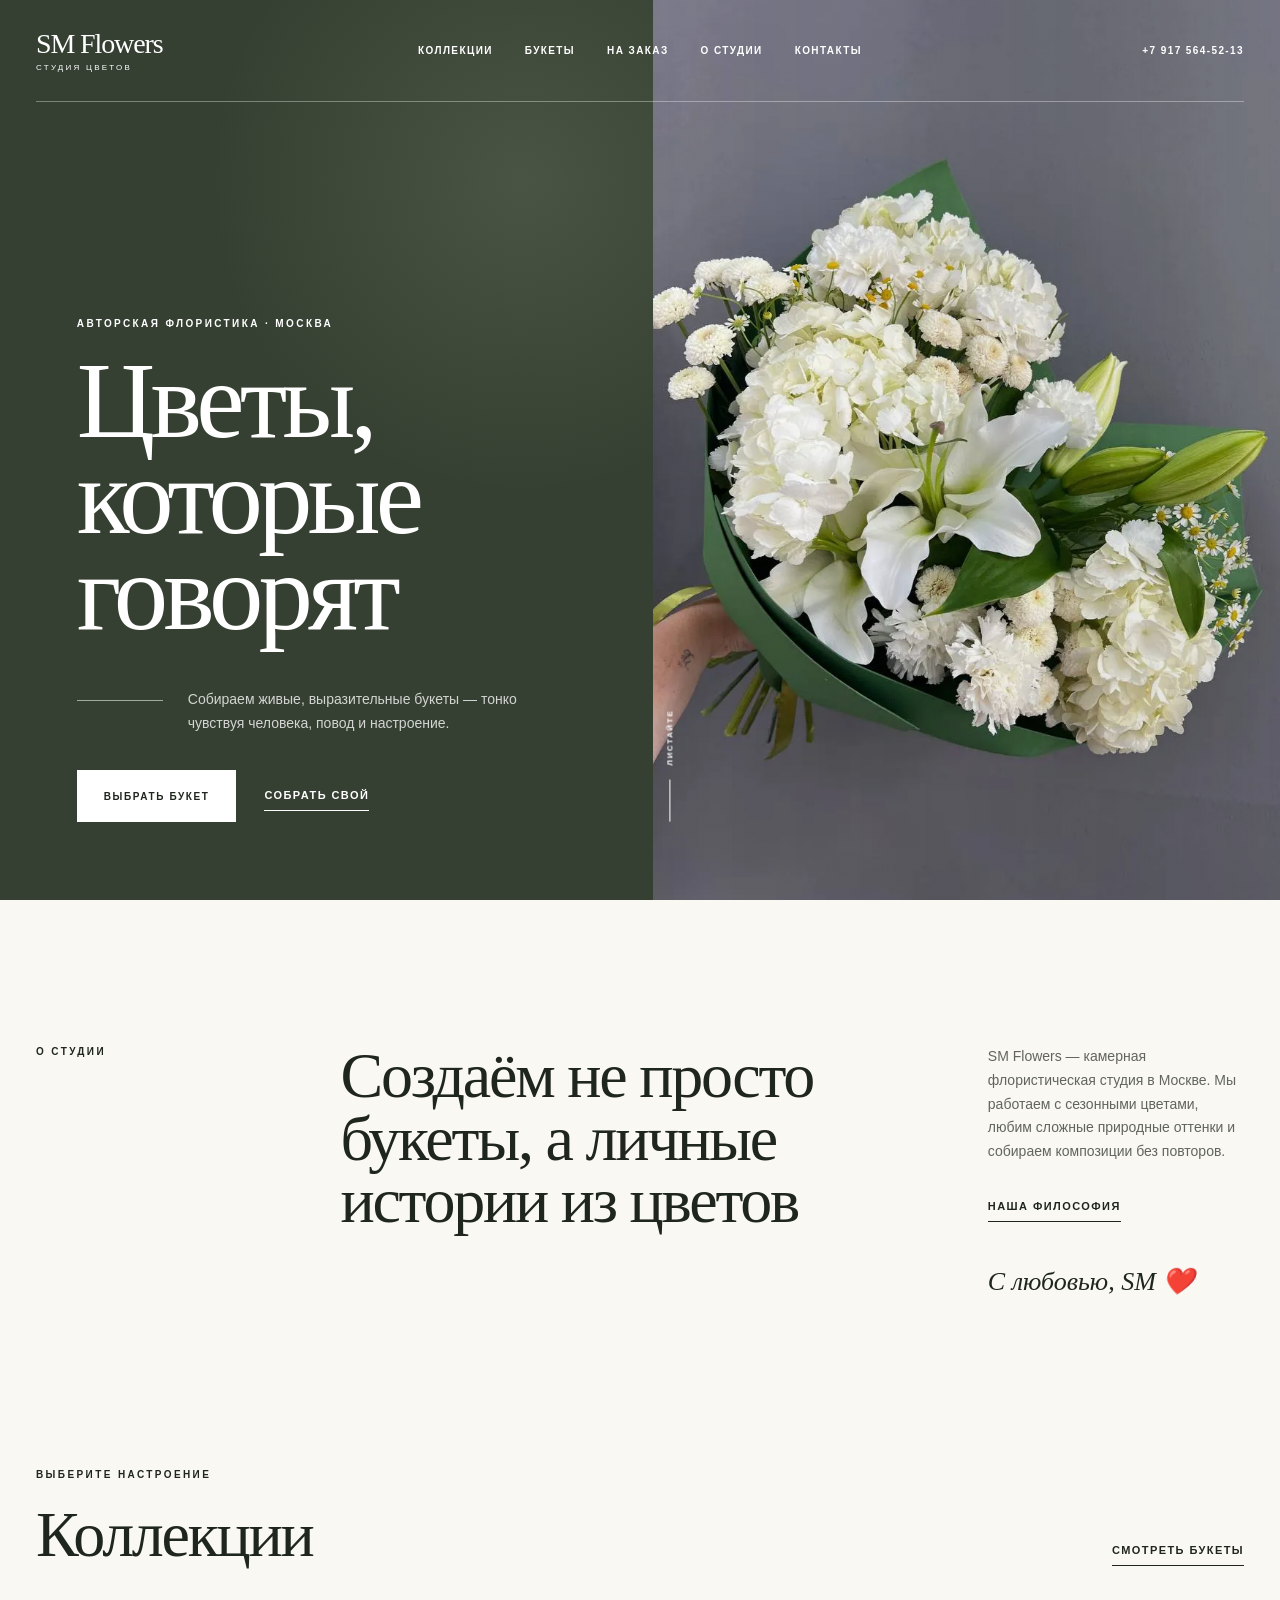
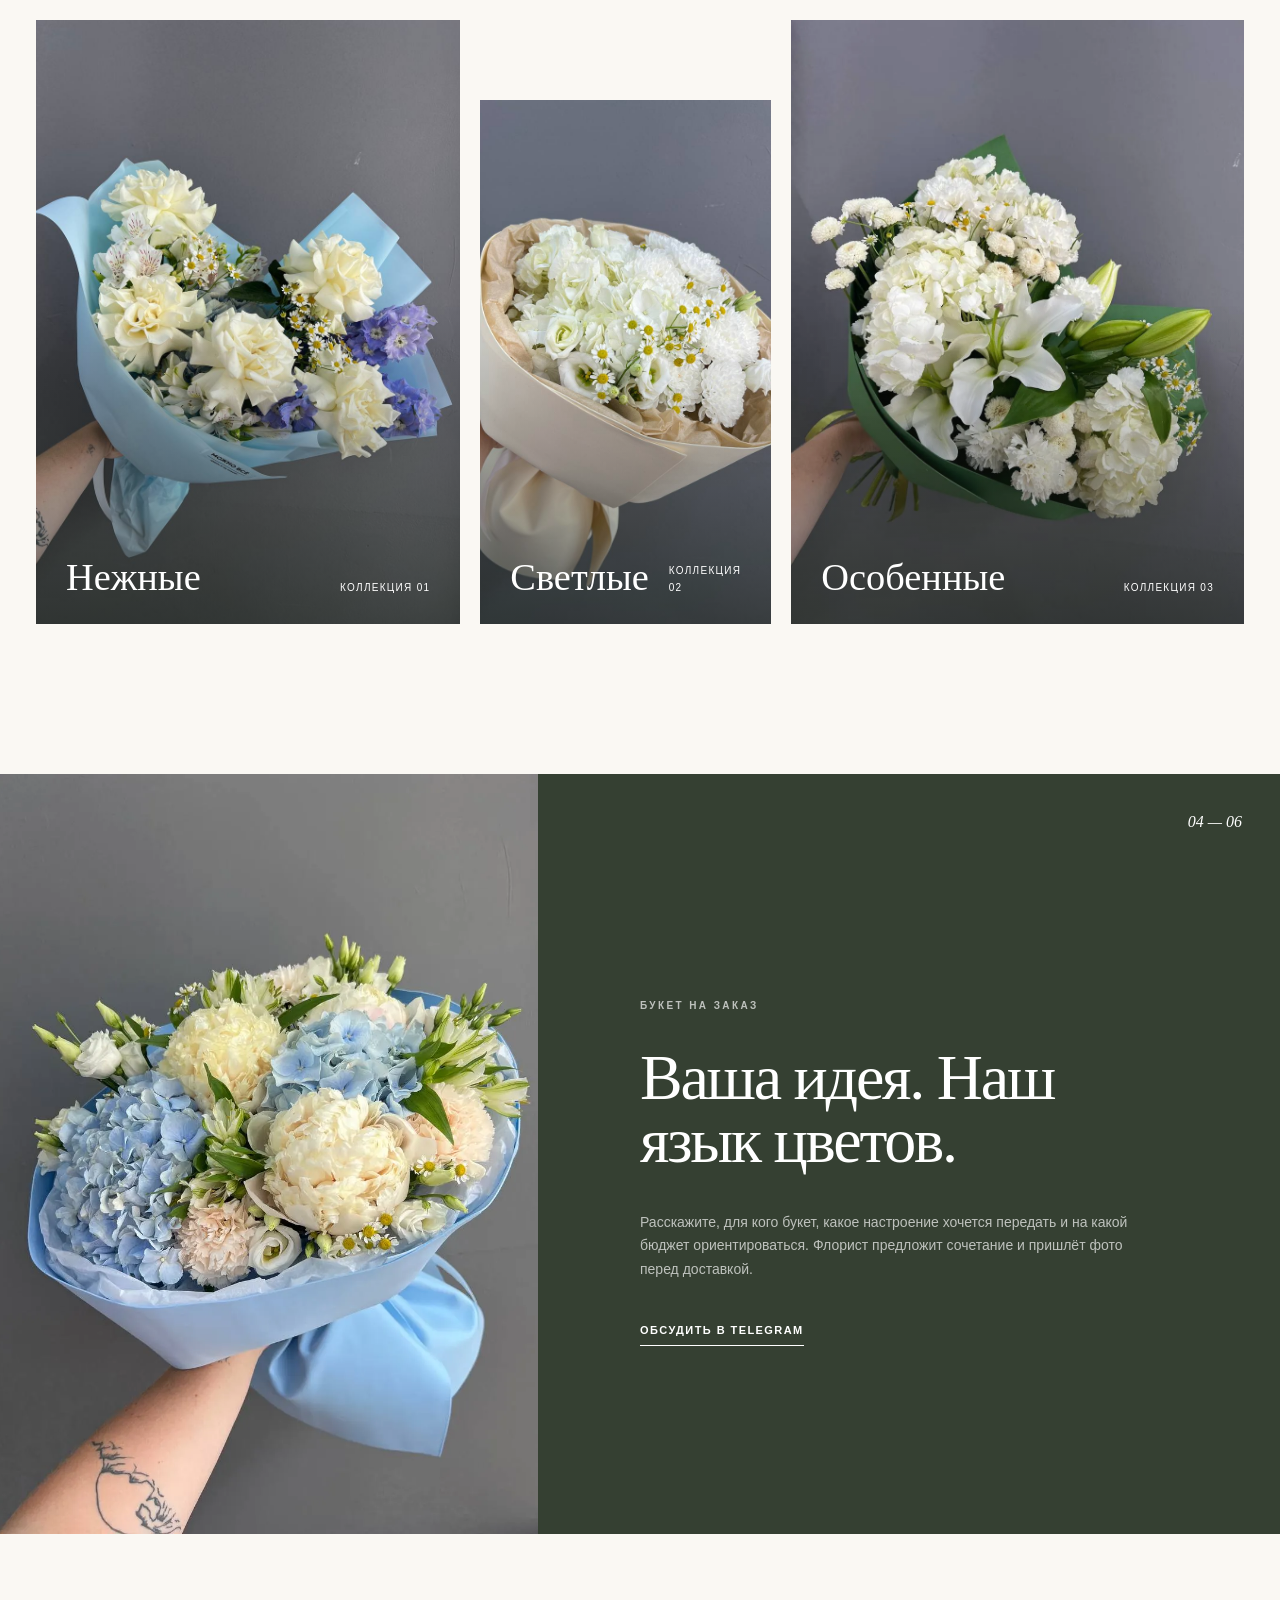
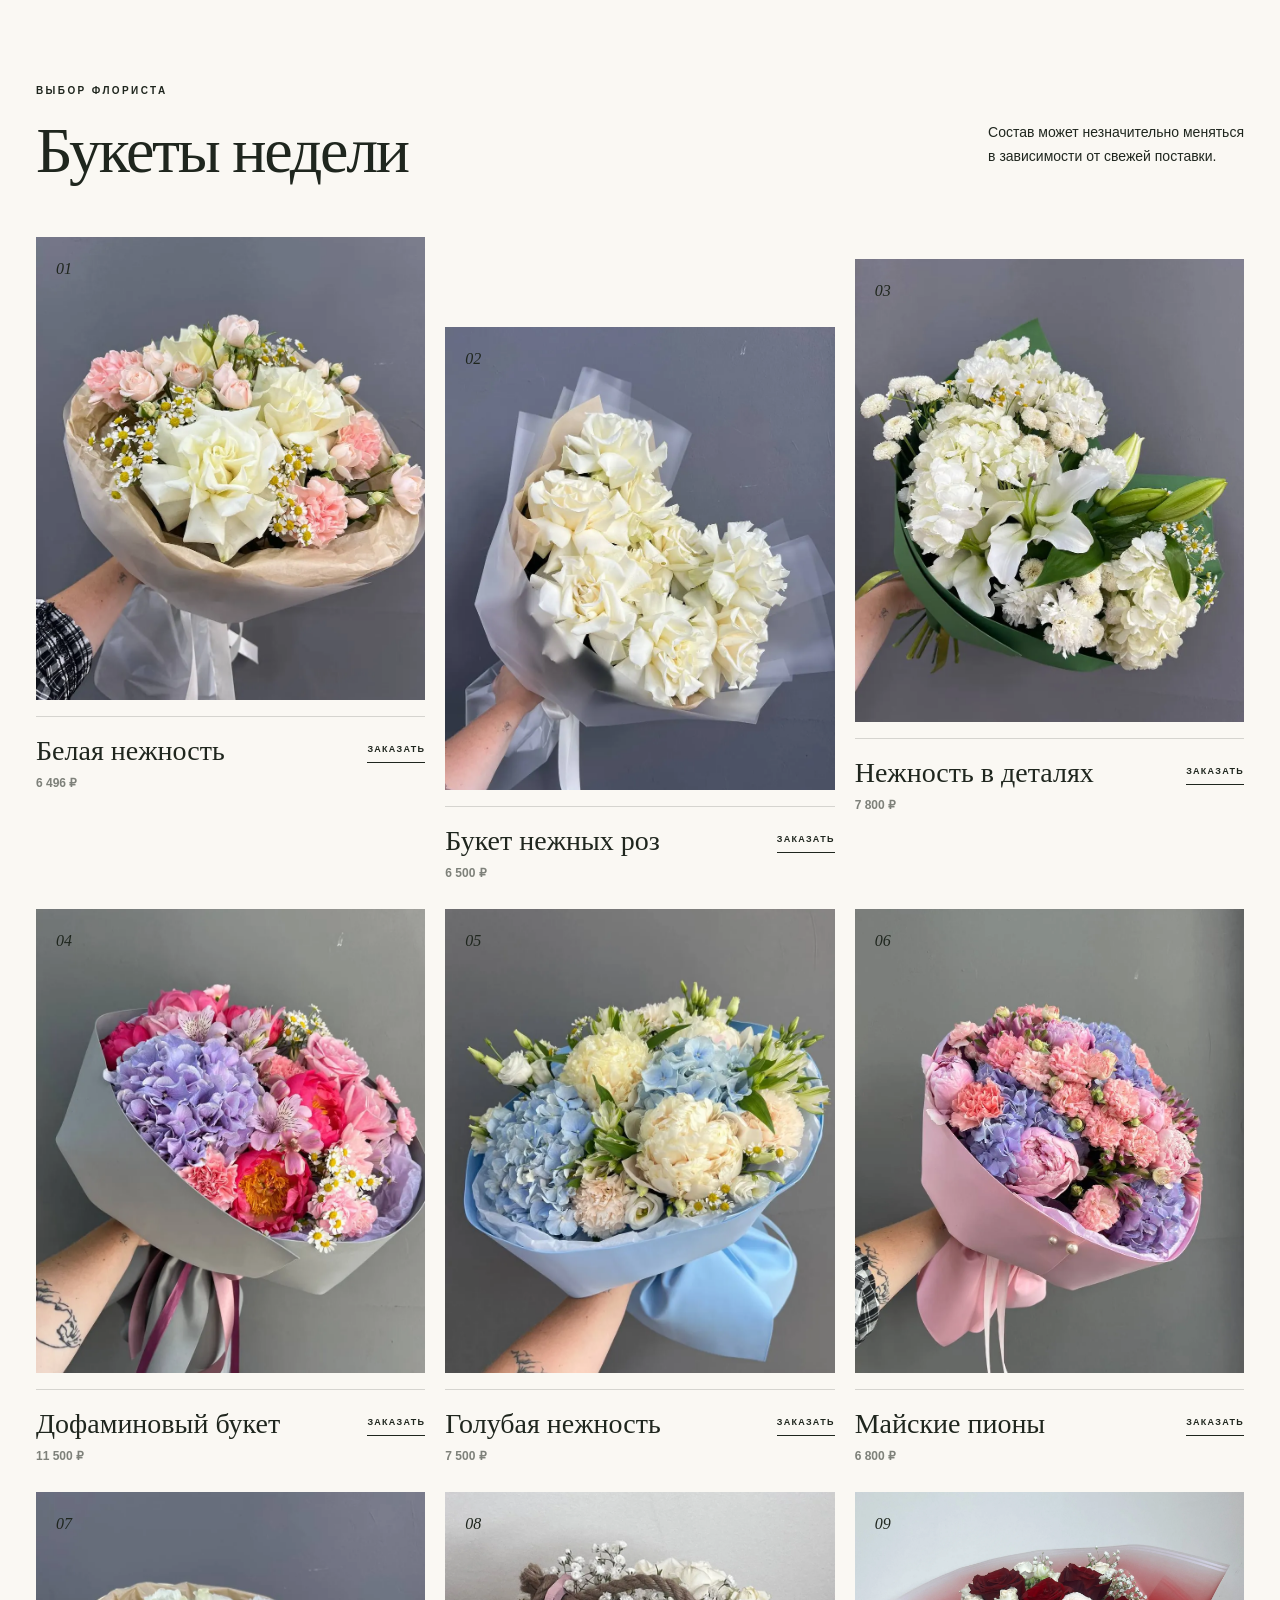
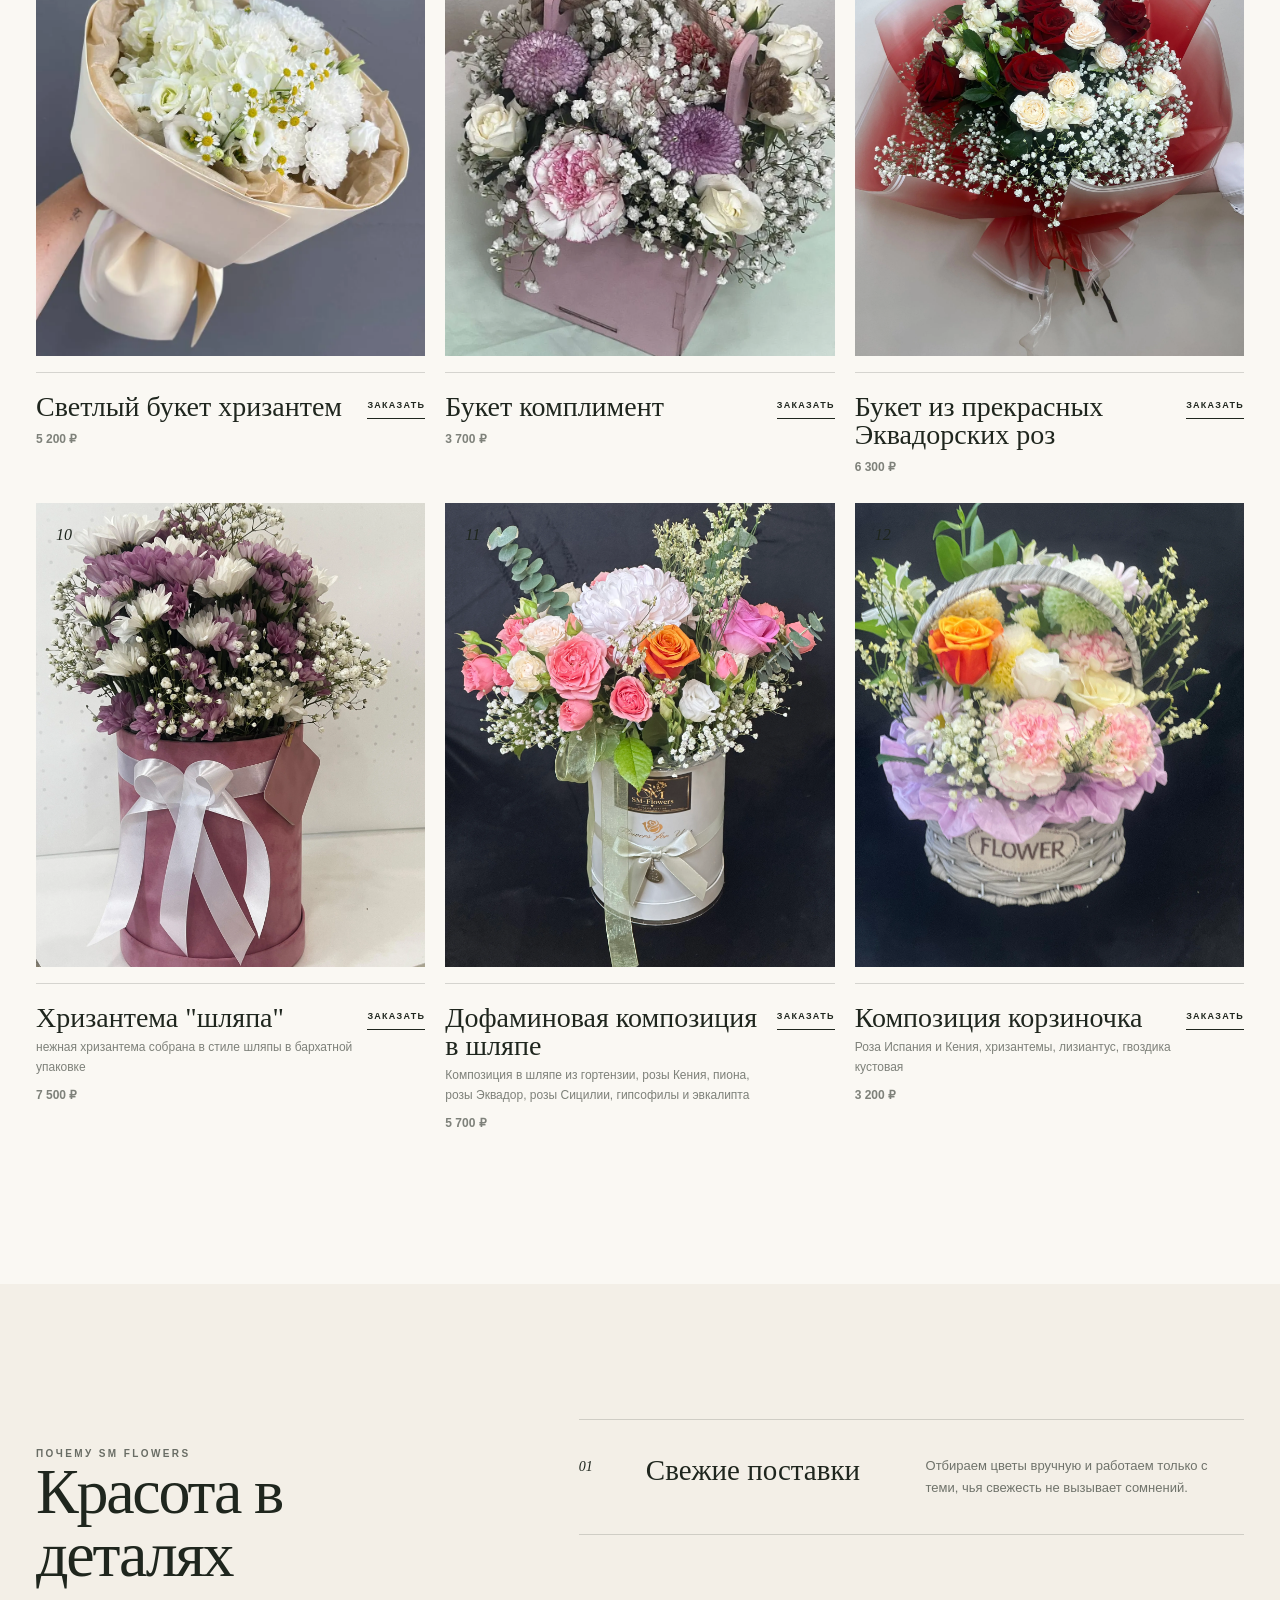
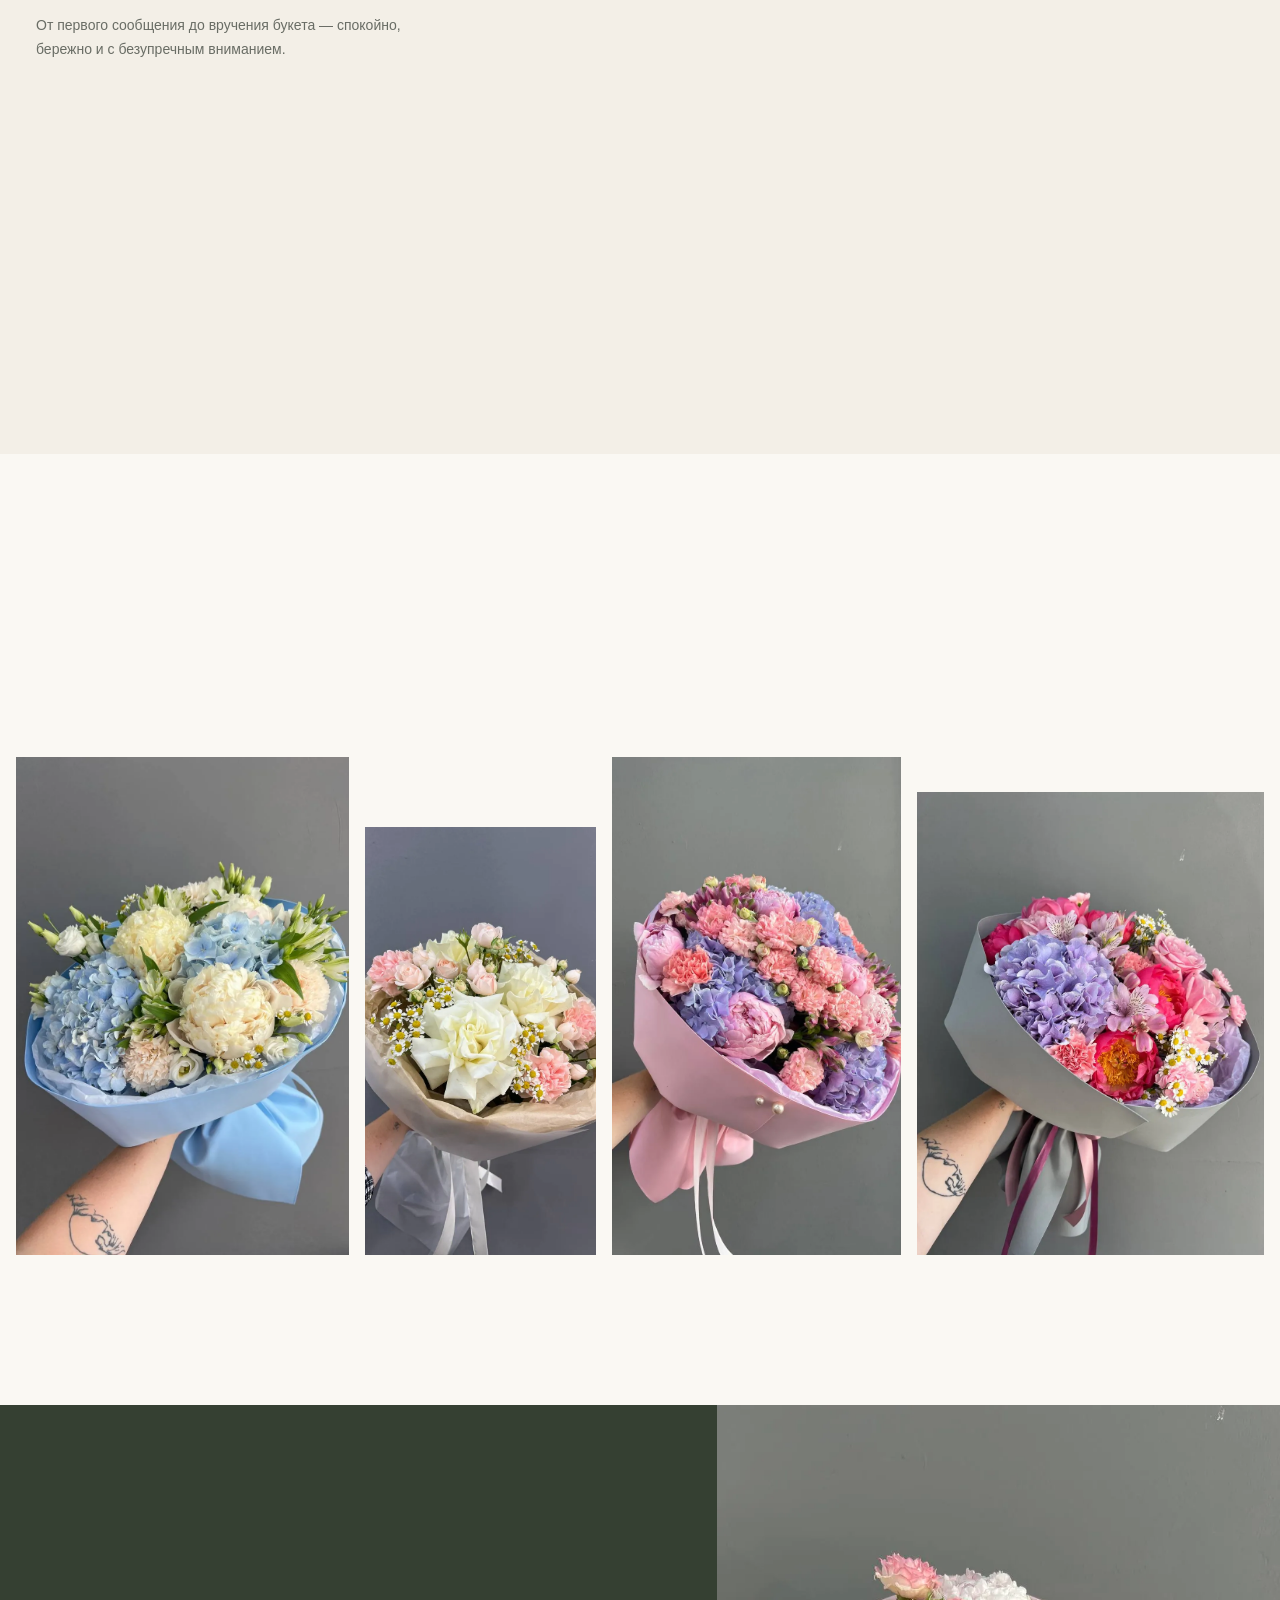
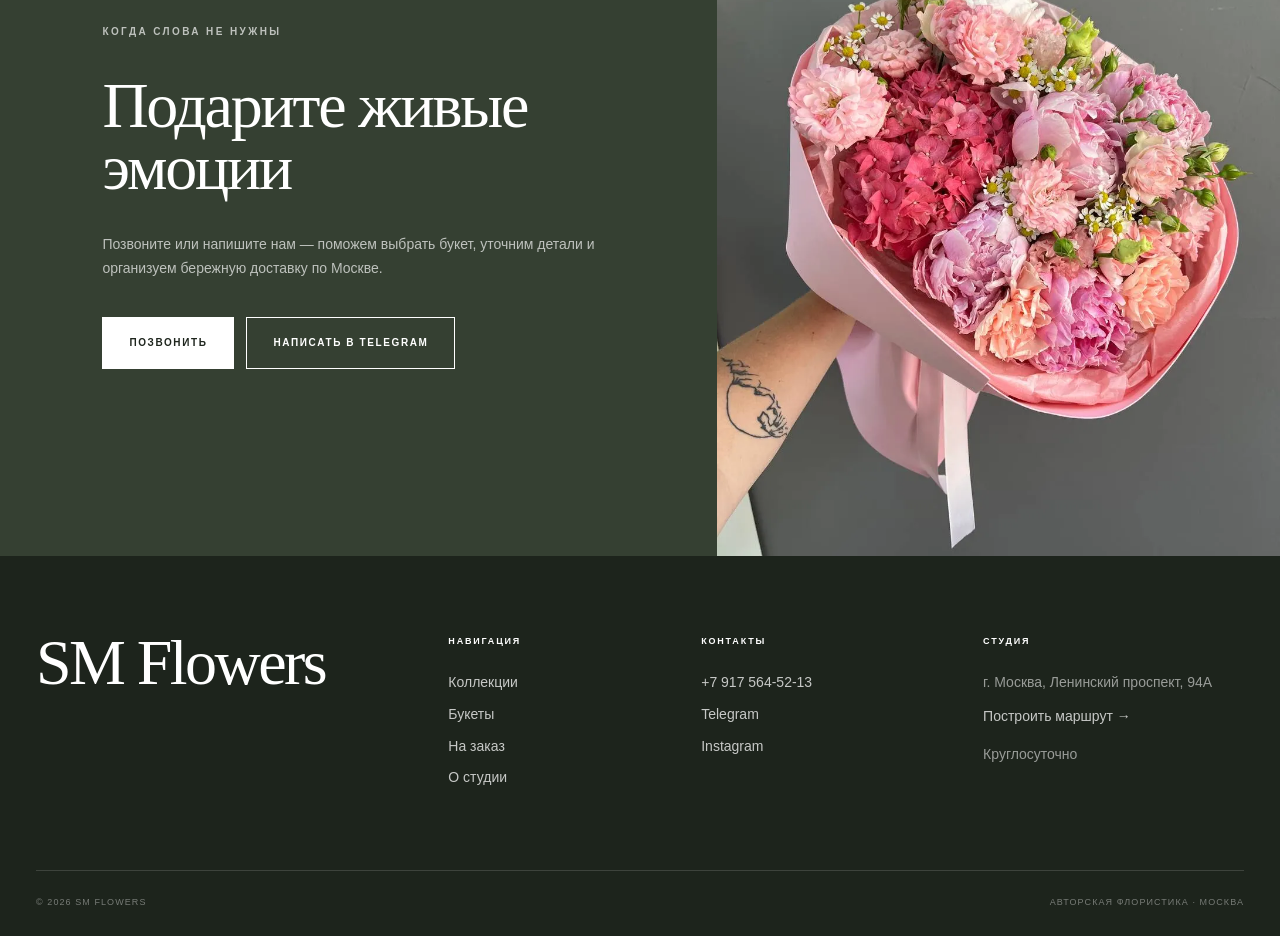
<file: index.html>
<html lang="ru">
<head>
    <meta charset="utf-8">
    <meta name="viewport" content="width=device-width, initial-scale=1">
    <meta name="theme-color" content="#f3efe7">
    <title>SM Flowers — авторская флористика в Москве</title>
    <link rel="icon"
          href="data:image/svg+xml,%3Csvg xmlns=%27http://www.w3.org/2000/svg%27 viewBox=%270 0 64 64%27%3E%3Crect width=%2764%27 height=%2764%27 rx=%2712%27 fill=%27%23354032%27/%3E%3Ctext x=%2732%27 y=%2743%27 text-anchor=%27middle%27 font-size=%2734%27 fill=%27white%27%3ES%3C/text%3E%3C/svg%3E">
    <meta name="description"
          content="SM Flowers — студия авторской флористики в Москве. Букеты из свежих цветов, композиции на заказ и бережная доставка.">
    <style>
        :root {
            --ink: #1f261e;
            --olive: #55614c;
            --olive-dark: #354032;
            --sage: #a9af96;
            --paper: #f3efe7;
            --paper-light: #faf8f3;
            --blush: #d9c6bd;
            --line: rgba(31, 38, 30, .17);
            --serif: "Cormorant Garamond", Georgia, serif;
            --sans: "Manrope", "Helvetica Neue", sans-serif;
        }

        * {
            box-sizing: border-box
        }

        html {
            scroll-behavior: smooth
        }

        body {
            margin: 0;
            color: var(--ink);
            background: var(--paper-light);
            font: 400 14px/1.7 var(--sans);
            -webkit-font-smoothing: antialiased
        }

        body.menu-open, body.modal-open {
            overflow: hidden
        }

        img {
            display: block;
            max-width: 100%
        }

        a {
            color: inherit
        }

        button, a {
            -webkit-tap-highlight-color: transparent
        }

        button {
            font: inherit
        }

        :focus-visible {
            outline: 2px solid var(--olive);
            outline-offset: 4px
        }

        .eyebrow {
            margin: 0 0 22px;
            font-size: 10px;
            font-weight: 600;
            letter-spacing: .24em;
            line-height: 1.4;
            text-transform: uppercase
        }

        .display {
            margin: 0;
            font-family: var(--serif);
            font-size: clamp(48px, 6.5vw, 96px);
            font-weight: 400;
            letter-spacing: -.045em;
            line-height: .88
        }

        .section-title {
            margin: 0;
            font-family: var(--serif);
            font-size: clamp(42px, 5vw, 72px);
            font-weight: 400;
            letter-spacing: -.035em;
            line-height: .98
        }

        .section-title em, .display em {
            font-weight: 400
        }

        .text-link {
            display: inline-flex;
            align-items: center;
            gap: 13px;
            padding: 7px 0;
            border-bottom: 1px solid currentColor;
            font-size: 11px;
            font-weight: 600;
            letter-spacing: .13em;
            line-height: 1.4;
            text-decoration: none;
            text-transform: uppercase;
            transition: gap .25s ease, opacity .25s ease
        }

        .text-link:hover {
            gap: 19px;
            opacity: .7
        }

        .arrow {
            font-size: 16px;
            line-height: 0
        }

        .button {
            display: inline-flex;
            align-items: center;
            justify-content: center;
            min-height: 52px;
            padding: 0 26px;
            border: 1px solid var(--ink);
            border-radius: 0;
            background: var(--ink);
            color: #fff;
            font-size: 10px;
            font-weight: 600;
            letter-spacing: .16em;
            line-height: 1.3;
            text-decoration: none;
            text-transform: uppercase;
            cursor: pointer;
            transition: background .25s ease, color .25s ease, border-color .25s ease
        }

        .button:hover {
            background: transparent;
            color: var(--ink)
        }

        .button--light {
            border-color: #fff;
            background: #fff;
            color: var(--ink)
        }

        .button--light:hover {
            background: transparent;
            color: #fff
        }

        .button--outline {
            background: transparent;
            color: var(--ink)
        }

        .button--outline:hover {
            background: var(--ink);
            color: #fff
        }

        .site-header {
            position: absolute;
            top: 0;
            right: 0;
            left: 0;
            z-index: 20;
            color: #fff
        }

        .header-inner {
            display: grid;
            grid-template-columns:1fr auto 1fr;
            align-items: center;
            width: min(100% - 72px, 1440px);
            min-height: 102px;
            margin: 0 auto;
            border-bottom: 1px solid rgba(255, 255, 255, .35)
        }

        .brand {
            display: inline-flex;
            flex-direction: column;
            width: max-content;
            color: #fff;
            line-height: 1;
            text-decoration: none
        }

        .brand strong {
            font-family: var(--serif);
            font-size: 28px;
            font-weight: 500;
            letter-spacing: -.04em
        }

        .brand span {
            margin-top: 6px;
            font-size: 8px;
            font-weight: 500;
            letter-spacing: .28em;
            text-transform: uppercase
        }

        .nav-links {
            display: flex;
            align-items: center;
            gap: 32px
        }

        .nav-links a, .header-phone {
            font-size: 10px;
            font-weight: 600;
            letter-spacing: .14em;
            text-decoration: none;
            text-transform: uppercase;
            transition: opacity .2s ease
        }

        .nav-links a:hover, .header-phone:hover {
            opacity: .62
        }

        .header-phone {
            justify-self: end
        }

        .menu-toggle {
            display: none;
            justify-self: end;
            width: 38px;
            height: 38px;
            padding: 10px 4px;
            border: 0;
            background: transparent;
            color: inherit;
            cursor: pointer
        }

        .menu-toggle span {
            display: block;
            width: 29px;
            height: 1px;
            margin: 6px 0;
            background: currentColor;
            transition: transform .25s ease, opacity .25s ease
        }

        .hero {
            position: relative;
            display: grid;
            grid-template-columns:minmax(0, 1.02fr) minmax(410px, .98fr);
            min-height: min(900px, 100svh);
            overflow: hidden;
            color: #fff;
            background: var(--olive-dark)
        }

        .hero::before {
            position: absolute;
            inset: 0;
            z-index: 3;
            background: linear-gradient(90deg, rgba(24, 31, 23, .14), transparent 48%, rgba(24, 31, 23, .12));
            content: "";
            pointer-events: none
        }

        .hero-copy {
            position: relative;
            z-index: 4;
            display: flex;
            flex-direction: column;
            justify-content: flex-end;
            padding: 190px clamp(36px, 6vw, 106px) 78px;
            background: radial-gradient(circle at 80% 20%, rgba(169, 175, 150, .18), transparent 35%), var(--olive-dark)
        }

        .hero-copy .display {
            max-width: 700px;
            font-size: clamp(72px, 8.5vw, 132px)
        }

        .hero-copy .display em {
            display: block;
            margin-left: .72em
        }

        .hero-description {
            display: grid;
            grid-template-columns:86px 1fr;
            gap: 25px;
            align-items: start;
            max-width: 540px;
            margin-top: 48px
        }

        .hero-description::before {
            width: 100%;
            height: 1px;
            margin-top: 12px;
            background: rgba(255, 255, 255, .55);
            content: ""
        }

        .hero-description p {
            max-width: 380px;
            margin: 0;
            color: rgba(255, 255, 255, .78)
        }

        .hero-actions {
            display: flex;
            gap: 28px;
            align-items: center;
            margin-top: 34px
        }

        .hero-actions .text-link {
            color: #fff
        }

        .hero-visual {
            position: relative;
            min-height: 630px;
            overflow: hidden;
            background: #e8ddd1
        }

        .hero-visual img {
            width: 100%;
            height: 100%;
            object-fit: cover;
            transform: scale(1.04);
            animation: settle 1.4s cubic-bezier(.2, .7, .2, 1) both
        }

        .scroll-mark {
            position: absolute;
            bottom: 78px;
            left: 24px;
            z-index: 5;
            display: flex;
            align-items: center;
            gap: 14px;
            font-size: 8px;
            font-weight: 600;
            letter-spacing: .2em;
            text-transform: uppercase;
            transform: rotate(-90deg);
            transform-origin: left bottom
        }

        .scroll-mark::before {
            width: 42px;
            height: 1px;
            background: currentColor;
            content: ""
        }

        @keyframes settle {
            from {
                opacity: 0;
                transform: scale(1.12)
            }
            to {
                opacity: 1;
                transform: scale(1.04)
            }
        }

        .intro {
            display: grid;
            grid-template-columns:minmax(160px, .52fr) minmax(0, 1.35fr) minmax(220px, .62fr);
            gap: 7vw;
            width: min(100% - 72px, 1280px);
            margin: 0 auto;
            padding: 145px 0 155px
        }

        .intro .section-title {
            max-width: 730px
        }

        .intro-text {
            align-self: end;
            padding-bottom: 8px
        }

        .intro-text p {
            margin: 0 0 28px;
            color: rgba(31, 38, 30, .7)
        }

        .signature {
            margin-top: 38px;
            font-family: var(--serif);
            font-size: 26px;
            font-style: italic
        }

        .collections {
            padding: 0 0 150px
        }

        .section-heading {
            display: flex;
            align-items: end;
            justify-content: space-between;
            gap: 30px;
            width: min(100% - 72px, 1440px);
            margin: 0 auto 54px
        }

        .collection-grid {
            display: grid;
            grid-template-columns:1.05fr .72fr 1.12fr;
            gap: 20px;
            width: min(100% - 72px, 1440px);
            margin: 0 auto
        }

        .collection-card {
            position: relative;
            min-height: 560px;
            overflow: hidden;
            color: #fff;
            text-decoration: none;
            background: var(--sage)
        }

        .collection-card:nth-child(2) {
            min-height: 480px;
            margin-top: 80px
        }

        .collection-card img {
            width: 100%;
            height: 100%;
            object-fit: cover;
            transition: transform .7s cubic-bezier(.2, .7, .2, 1)
        }

        .collection-card::after {
            position: absolute;
            inset: 0;
            background: linear-gradient(180deg, transparent 47%, rgba(24, 31, 23, .62));
            content: ""
        }

        .collection-card:hover img {
            transform: scale(1.035)
        }

        .collection-meta {
            position: absolute;
            right: 30px;
            bottom: 28px;
            left: 30px;
            z-index: 2;
            display: flex;
            align-items: end;
            justify-content: space-between;
            gap: 20px
        }

        .collection-meta h3 {
            margin: 0;
            font-family: var(--serif);
            font-size: clamp(30px, 3vw, 46px);
            font-weight: 400;
            line-height: .95
        }

        .collection-meta span {
            font-size: 10px;
            letter-spacing: .13em;
            text-transform: uppercase
        }

        .statement {
            position: relative;
            display: grid;
            grid-template-columns:.84fr 1.16fr;
            min-height: 760px;
            color: #fff;
            background: var(--olive-dark)
        }

        .statement-art {
            min-height: 600px;
            overflow: hidden;
            background: #eee7de
        }

        .statement-art img {
            width: 100%;
            height: 100%;
            object-fit: cover
        }

        .statement-copy {
            display: flex;
            flex-direction: column;
            justify-content: center;
            padding: 90px clamp(38px, 8vw, 140px)
        }

        .statement-copy .section-title {
            max-width: 660px
        }

        .statement-copy p {
            max-width: 510px;
            margin: 38px 0 34px;
            color: rgba(255, 255, 255, .68)
        }

        .statement-copy .text-link {
            width: max-content;
            color: #fff
        }

        .statement-index {
            position: absolute;
            top: 34px;
            right: 38px;
            font-family: var(--serif);
            font-size: 16px;
            font-style: italic
        }

        .products {
            padding: 150px 0
        }

        .product-grid {
            display: grid;
            grid-template-columns:repeat(12, 1fr);
            gap: 26px 20px;
            width: min(100% - 72px, 1440px);
            margin: 0 auto
        }

        .product {
            grid-column: span 4
        }

        .product:nth-child(2) {
            margin-top: 90px
        }

        .product:nth-child(3) {
            margin-top: 22px
        }

        .product-image {
            position: relative;
            aspect-ratio: .84;
            overflow: hidden;
            background: #ece7df
        }

        .product-image img {
            width: 100%;
            height: 100%;
            object-fit: cover;
            transition: transform .6s cubic-bezier(.2, .7, .2, 1)
        }

        .product:hover .product-image img {
            transform: scale(1.025)
        }

        .product-number {
            position: absolute;
            top: 18px;
            left: 20px;
            font-family: var(--serif);
            font-size: 16px;
            font-style: italic
        }

        .product-info {
            display: grid;
            grid-template-columns:1fr auto;
            gap: 15px;
            align-items: start;
            padding-top: 20px;
            border-top: 1px solid var(--line);
            margin-top: 16px
        }

        .product-info h3 {
            margin: 0 0 5px;
            font: 400 28px/1 var(--serif)
        }

        .product-info p {
            margin: 0;
            color: rgba(31, 38, 30, .57);
            font-size: 12px
        }

        .order-button {
            padding: 5px 0;
            border: 0;
            border-bottom: 1px solid currentColor;
            background: transparent;
            color: var(--ink);
            font-size: 9px;
            font-weight: 600;
            letter-spacing: .14em;
            text-transform: uppercase;
            cursor: pointer
        }

        .values {
            padding: 135px 0;
            background: var(--paper)
        }

        .values-inner {
            display: grid;
            grid-template-columns:.9fr 1.4fr;
            gap: 9vw;
            width: min(100% - 72px, 1280px);
            margin: 0 auto
        }

        .values-intro {
            position: sticky;
            top: 130px;
            align-self: start
        }

        .values-intro p {
            max-width: 420px;
            margin: 28px 0 0;
            color: rgba(31, 38, 30, .65)
        }

        .value-list {
            border-top: 1px solid var(--line)
        }

        .value-item {
            display: grid;
            grid-template-columns:42px 1fr 1.25fr;
            gap: 25px;
            padding: 35px 0;
            border-bottom: 1px solid var(--line)
        }

        .value-item span {
            font-family: var(--serif);
            font-style: italic
        }

        .value-item h3 {
            margin: 0;
            font: 400 29px/1.05 var(--serif)
        }

        .value-item p {
            margin: 0;
            color: rgba(31, 38, 30, .62);
            font-size: 13px
        }

        .gallery {
            padding: 150px 0;
            overflow: hidden
        }

        .gallery .section-heading {
            align-items: center
        }

        .gallery-track {
            display: grid;
            grid-template-columns:1.15fr .8fr 1fr 1.2fr;
            gap: 16px;
            width: min(100% - 32px, 1600px);
            margin: 0 auto
        }

        .gallery-item {
            position: relative;
            min-height: 390px;
            overflow: hidden;
            background: #eee9e1
        }

        .gallery-item:nth-child(2) {
            min-height: 320px;
            margin-top: 70px
        }

        .gallery-item:nth-child(3) {
            min-height: 460px
        }

        .gallery-item:nth-child(4) {
            min-height: 350px;
            margin-top: 35px
        }

        .gallery-item img {
            width: 100%;
            height: 100%;
            object-fit: cover;
            transition: transform .6s ease
        }

        .gallery-item:hover img {
            transform: scale(1.035)
        }

        .final-cta {
            display: grid;
            grid-template-columns:1.12fr .88fr;
            min-height: 680px;
            color: #fff;
            background: var(--olive-dark)
        }

        .final-copy {
            display: flex;
            flex-direction: column;
            justify-content: center;
            padding: 100px clamp(38px, 8vw, 132px)
        }

        .final-copy p {
            max-width: 500px;
            margin: 33px 0 36px;
            color: rgba(255, 255, 255, .68)
        }

        .final-actions {
            display: flex;
            gap: 12px;
            flex-wrap: wrap
        }

        .final-art {
            overflow: hidden;
            background: #e8ddd3
        }

        .final-art img {
            width: 100%;
            height: 100%;
            object-fit: cover
        }

        .site-footer {
            padding: 78px 0 26px;
            background: #1d241c;
            color: #fff
        }

        .footer-grid {
            display: grid;
            grid-template-columns:1.25fr .7fr .8fr .9fr;
            gap: 50px;
            width: min(100% - 72px, 1440px);
            margin: 0 auto 72px
        }

        .footer-brand {
            font: 400 clamp(44px, 5vw, 68px)/.9 var(--serif);
            letter-spacing: -.04em
        }

        .footer-column h3 {
            margin: 0 0 22px;
            font-size: 9px;
            letter-spacing: .2em;
            text-transform: uppercase
        }

        .footer-column p {
            margin: 0;
            color: rgba(255, 255, 255, .55)
        }

        .footer-column a {
            display: block;
            width: max-content;
            margin: 8px 0;
            color: rgba(255, 255, 255, .75);
            text-decoration: none
        }

        .footer-column a:hover {
            color: #fff
        }

        .footer-bottom {
            display: flex;
            justify-content: space-between;
            gap: 20px;
            width: min(100% - 72px, 1440px);
            margin: 0 auto;
            padding-top: 24px;
            border-top: 1px solid rgba(255, 255, 255, .14);
            color: rgba(255, 255, 255, .4);
            font-size: 9px;
            letter-spacing: .12em;
            text-transform: uppercase
        }

        .modal {
            position: fixed;
            inset: 0;
            z-index: 50;
            display: grid;
            place-items: center;
            padding: 20px;
            background: rgba(20, 25, 19, .68);
            backdrop-filter: blur(8px);
            opacity: 0;
            visibility: hidden;
            pointer-events: none;
            transition: opacity .25s ease
        }

        .modal.open {
            opacity: 1;
            visibility: visible;
            pointer-events: auto
        }

        .modal-box {
            position: relative;
            width: min(100%, 520px);
            padding: 40px;
            background: var(--paper-light);
            transform: translateY(16px);
            transition: transform .3s ease
        }

        .modal.open .modal-box {
            transform: translateY(0)
        }

        .modal-box h2 {
            margin: 0 0 20px;
            font: 400 48px/.95 var(--serif)
        }

        .modal-box p {
            color: rgba(31, 38, 30, .66)
        }

        .modal-box .selected {
            margin: 24px 0;
            color: var(--ink);
            font-family: var(--serif);
            font-size: 24px;
            font-style: italic
        }

        .modal-actions {
            display: flex;
            gap: 10px;
            margin-top: 20px
        }

        .modal-close {
            position: absolute;
            top: 18px;
            right: 18px;
            width: 38px;
            height: 38px;
            padding: 0;
            border: 0;
            background: transparent;
            color: var(--ink);
            font-size: 28px;
            font-weight: 300;
            cursor: pointer
        }

        [data-reveal] {
            opacity: 0;
            transform: translateY(24px);
            transition: opacity .8s ease, transform .8s ease
        }

        [data-reveal].visible {
            opacity: 1;
            transform: none
        }

        @media (max-width: 1050px) {
            .header-inner {
                width: min(100% - 40px, 1440px)
            }

            .nav-links {
                gap: 18px
            }

            .nav-links a:nth-child(3) {
                display: none
            }

            .hero {
                grid-template-columns:1fr 46%
            }

            .hero-copy {
                padding-right: 40px;
                padding-left: 44px
            }

            .intro {
                grid-template-columns:.35fr 1.3fr .6fr;
                gap: 5vw;
                width: min(100% - 48px, 1280px)
            }

            .collection-grid, .section-heading, .product-grid {
                width: min(100% - 48px, 1440px)
            }

            .statement-copy {
                padding: 70px 55px
            }

            .values-inner {
                width: min(100% - 48px, 1280px);
                gap: 6vw
            }

            .value-item {
                grid-template-columns:32px 1fr
            }

            .value-item p {
                grid-column: 2
            }

            .footer-grid, .footer-bottom {
                width: min(100% - 48px, 1440px)
            }
        }

        @media (max-width: 760px) {
            .eyebrow {
                margin-bottom: 16px
            }

            .section-title {
                font-size: clamp(42px, 13vw, 58px)
            }

            .site-header {
                position: absolute
            }

            .header-inner {
                grid-template-columns:1fr auto;
                width: calc(100% - 36px);
                min-height: 78px
            }

            .brand strong {
                font-size: 23px
            }

            .brand span {
                font-size: 6px
            }

            .menu-toggle {
                display: block
            }

            .header-phone {
                display: none
            }

            .nav-links {
                position: fixed;
                inset: 0;
                z-index: 21;
                display: flex;
                flex-direction: column;
                align-items: flex-start;
                justify-content: center;
                gap: 24px;
                padding: 90px 28px 40px;
                background: var(--olive-dark);
                opacity: 0;
                visibility: hidden;
                pointer-events: none;
                transition: opacity .25s ease
            }

            .nav-links a, .nav-links a:nth-child(3) {
                display: block;
                font: 400 42px/1 var(--serif);
                letter-spacing: -.02em;
                text-transform: none
            }

            .menu-open .nav-links {
                opacity: 1;
                visibility: visible;
                pointer-events: auto
            }

            .menu-open .menu-toggle {
                position: relative;
                z-index: 22
            }

            .menu-open .menu-toggle span:first-child {
                transform: translateY(3.5px) rotate(45deg)
            }

            .menu-open .menu-toggle span:last-child {
                transform: translateY(-3.5px) rotate(-45deg)
            }

            .hero {
                display: flex;
                flex-direction: column;
                min-height: 100svh
            }

            .hero-visual {
                order: -1;
                height: 52svh;
                min-height: 390px
            }

            .hero-copy {
                flex: 1;
                justify-content: center;
                padding: 58px 24px 46px
            }

            .hero-copy .eyebrow {
                display: none
            }

            .hero-copy .display {
                font-size: clamp(62px, 21vw, 86px);
                line-height: .83
            }

            .hero-copy .display em {
                margin-left: .4em
            }

            .hero-description {
                grid-template-columns:46px 1fr;
                gap: 15px;
                margin-top: 30px
            }

            .hero-description p {
                font-size: 12px
            }

            .hero-actions {
                margin-top: 26px
            }

            .hero-actions .button {
                min-height: 48px;
                padding: 0 20px
            }

            .hero-actions .text-link {
                display: none
            }

            .scroll-mark {
                display: none
            }

            .intro {
                display: block;
                width: calc(100% - 40px);
                padding: 92px 0 100px
            }

            .intro .eyebrow {
                margin-bottom: 28px
            }

            .intro-text {
                margin-top: 38px;
                padding-left: 15vw
            }

            .signature {
                margin-top: 28px
            }

            .collections {
                padding-bottom: 100px
            }

            .section-heading {
                display: block;
                width: calc(100% - 40px);
                margin-bottom: 34px
            }

            .section-heading .text-link {
                margin-top: 22px
            }

            .collection-grid {
                display: flex;
                gap: 12px;
                width: 100%;
                padding: 0 20px;
                overflow-x: auto;
                scroll-snap-type: x mandatory;
                scrollbar-width: none
            }

            .collection-grid::-webkit-scrollbar {
                display: none
            }

            .collection-card, .collection-card:nth-child(2) {
                flex: 0 0 82vw;
                min-height: 470px;
                margin-top: 0;
                scroll-snap-align: center
            }

            .collection-meta {
                right: 22px;
                bottom: 22px;
                left: 22px
            }

            .statement {
                display: flex;
                flex-direction: column;
                min-height: auto
            }

            .statement-art {
                min-height: 470px
            }

            .statement-copy {
                padding: 76px 24px 82px
            }

            .statement-copy p {
                margin: 28px 0;
                font-size: 13px
            }

            .statement-index {
                top: 18px;
                right: 20px
            }

            .products {
                padding: 98px 0
            }

            .product-grid {
                display: block;
                width: calc(100% - 40px)
            }

            .product, .product:nth-child(2), .product:nth-child(3) {
                margin: 0 0 58px
            }

            .product:last-child {
                margin-bottom: 0
            }

            .product:nth-child(even) {
                margin-left: 12vw
            }

            .product-image {
                aspect-ratio: .9
            }

            .values {
                padding: 88px 0
            }

            .values-inner {
                display: block;
                width: calc(100% - 40px)
            }

            .values-intro {
                position: static
            }

            .values-intro p {
                margin: 24px 0 48px
            }

            .value-item {
                grid-template-columns:30px 1fr;
                gap: 10px 14px;
                padding: 26px 0
            }

            .value-item h3 {
                font-size: 26px
            }

            .value-item p {
                grid-column: 2
            }

            .gallery {
                padding: 96px 0
            }

            .gallery-track {
                display: flex;
                gap: 12px;
                width: 100%;
                padding: 0 20px;
                overflow-x: auto;
                scroll-snap-type: x mandatory;
                scrollbar-width: none
            }

            .gallery-track::-webkit-scrollbar {
                display: none
            }

            .gallery-item, .gallery-item:nth-child(2), .gallery-item:nth-child(3), .gallery-item:nth-child(4) {
                flex: 0 0 74vw;
                min-height: 390px;
                margin-top: 0;
                scroll-snap-align: center
            }

            .final-cta {
                display: flex;
                flex-direction: column;
                min-height: auto
            }

            .final-art {
                order: -1;
                min-height: 430px
            }

            .final-copy {
                padding: 76px 24px 84px
            }

            .final-copy p {
                margin: 26px 0 30px
            }

            .final-actions .button {
                width: 100%
            }

            .site-footer {
                padding-top: 64px
            }

            .footer-grid {
                grid-template-columns:1fr 1fr;
                gap: 45px 24px;
                width: calc(100% - 40px);
                margin-bottom: 58px
            }

            .footer-brand {
                grid-column: 1/-1;
                margin-bottom: 12px
            }

            .footer-column:last-child {
                grid-column: 1/-1
            }

            .footer-bottom {
                display: block;
                width: calc(100% - 40px)
            }

            .footer-bottom span {
                display: block;
                margin: 7px 0
            }

            .modal-box {
                padding: 52px 24px 20px
            }

            .modal-box h2 {
                font-size: 42px
            }

            .modal-actions {
                flex-direction: column
            }
        }

        @media (prefers-reduced-motion: reduce) {
            html {
                scroll-behavior: auto
            }

            *, *::before, *::after {
                animation-duration: .01ms !important;
                animation-iteration-count: 1 !important;
                transition-duration: .01ms !important
            }

            [data-reveal] {
                opacity: 1;
                transform: none
            }
        }
    </style>
    <style>
        .modal-box form label {
            display: block;
            font-size: 14px;
            color: #20251f;
        }

        .modal-box form input,
        .modal-box form textarea {
            display: block;
            width: 100%;
            margin-top: 6px;
            padding: 5px 2px;
            border: 1.5px solid #ddd5cb;
            border-radius: 8px;
            background: #faf8f5;
            font-size: 15px;
            font-family: inherit;
            box-sizing: border-box;
        }

        .modal-box form input:focus,
        .modal-box form textarea:focus {
            outline: none;
            border-color: #263125;
            background: #fff;
        }

        .modal-box form input::placeholder,
        .modal-box form textarea::placeholder {
            color: #999;
        }
    </style>
</head>
<body>
<header class="site-header">
    <div class="header-inner">
        <a class="brand" href="#top" aria-label="SM Flowers — на главную"><strong>SM
            Flowers</strong><span>Студия цветов</span></a>
        <nav class="nav-links" id="main-nav" aria-label="Основная навигация"><a href="#catalog">Коллекции</a><a
                href="#bouquets">Букеты</a><a href="#custom">На заказ</a><a href="#about">О студии</a><a
                href="#contacts">Контакты</a></nav>
        <a class="header-phone" href="tel:+79175645213">+7 917 564-52-13</a>
        <button class="menu-toggle" type="button" aria-label="Открыть меню" aria-controls="main-nav"
                aria-expanded="false"><span></span><span></span></button>
    </div>
</header>
<main id="top">
    <section class="hero" aria-labelledby="hero-title">
        <div class="hero-copy">
            <p class="eyebrow">Авторская флористика · Москва</p>
            <h1 class="display" id="hero-title">Цветы, которые говорят</h1>
            <div class="hero-description"><p>Собираем живые, выразительные букеты — тонко чувствуя человека, повод и
                настроение.</p></div>
            <div class="hero-actions"><a class="button button--light" href="#bouquets">Выбрать букет</a><a
                    class="text-link" href="#custom">Собрать свой</a></div>
        </div>
        <div class="hero-visual"><img src="assets/uploads/hero.jpg" alt="Авторский букет SM Flowers"><span
                class="scroll-mark">Листайте</span></div>
    </section>

    <section class="intro" id="about" data-reveal>
        <div><p class="eyebrow">О студии</p></div>
        <div><h2 class="section-title">Создаём не просто букеты, а личные истории из цветов</h2></div>
        <div class="intro-text">
            <p>SM Flowers — камерная флористическая студия в Москве. Мы работаем с сезонными цветами, любим сложные
                природные оттенки и собираем композиции без повторов.</p>
            <a class="text-link" href="#values">Наша философия</a>
            <div class="signature">С любовью, SM ❤️</div>
        </div>
    </section>

    <section class="collections" id="catalog" aria-labelledby="collections-title">
        <div class="section-heading" data-reveal>
            <div><p class="eyebrow">Выберите настроение</p>
                <h2 class="section-title" id="collections-title">Коллекции</h2></div>
            <a class="text-link" href="#bouquets">Смотреть букеты</a>
        </div>
        <div class="collection-grid">
            <a class="collection-card" href="#bouquets" data-reveal aria-label="Открыть коллекцию Нежные"><img
                    src="assets/uploads/collection-1.jpg" alt="Нежная коллекция букетов">
                <div class="collection-meta"><h3>Нежные</h3><span>коллекция 01</span></div>
            </a>
            <a class="collection-card" href="#bouquets" data-reveal aria-label="Открыть коллекцию Светлые"><img
                    src="assets/uploads/collection-2.jpg" alt="Светлая коллекция букетов">
                <div class="collection-meta"><h3>Светлые</h3><span>коллекция 02</span></div>
            </a>
            <a class="collection-card" href="#bouquets" data-reveal aria-label="Открыть коллекцию Особенные"><img
                    src="assets/uploads/collection-3.jpg" alt="Авторская коллекция букетов">
                <div class="collection-meta"><h3>Особенные</h3><span>коллекция 03</span></div>
            </a>
        </div>
    </section>

    <section class="statement" id="custom" aria-labelledby="custom-title">
        <div class="statement-art"><img src="assets/uploads/statement.jpg" alt="Букет, созданный на заказ"></div>
        <div class="statement-copy" data-reveal>
            <span class="statement-index">04 — 06</span>
            <p class="eyebrow">Букет на заказ</p>
            <h2 class="section-title" id="custom-title">Ваша идея. Наш язык цветов.</h2>
            <p>Расскажите, для кого букет, какое настроение хочется передать и на какой бюджет ориентироваться. Флорист
                предложит сочетание и пришлёт фото перед доставкой.</p>
            <a class="text-link" href="https://t.me/smflowersmsk" target="_blank" rel="noopener">Обсудить в Telegram</a>
        </div>
    </section>

    <section class="products" id="bouquets" aria-labelledby="products-title">
        <div class="section-heading" data-reveal>
            <div><p class="eyebrow">Выбор флориста</p>
                <h2 class="section-title" id="products-title">Букеты недели</h2></div>
            <p>Состав может незначительно меняться<br>в зависимости от свежей поставки.</p>
        </div>
        <div class="product-grid" id="product-grid"></div>
    </section>

    <section class="values" id="values" aria-labelledby="values-title">
        <div class="values-inner">
            <div class="values-intro" data-reveal>
                <p class="eyebrow">Почему SM Flowers</p>
                <h2 class="section-title" id="values-title">Красота в деталях</h2>
                <p>От первого сообщения до вручения букета — спокойно, бережно и с безупречным вниманием.</p>
            </div>
            <div class="value-list">
                <article class="value-item" data-reveal><span>01</span>
                    <h3>Свежие поставки</h3>
                    <p>Отбираем цветы вручную и работаем только с теми, чья свежесть не вызывает сомнений.</p></article>
                <article class="value-item" data-reveal><span>02</span>
                    <h3>Авторская сборка</h3>
                    <p>Не копируем букеты один в один — сохраняем настроение, но создаём уникальную композицию.</p>
                </article>
                <article class="value-item" data-reveal><span>03</span>
                    <h3>Бесплатная доставка от 1 часа</h3>
                    <p>Бережно доставляем по Москве и ближайшему Подмосковью ежедневно с 10:00 до 24:00.</p></article>
                <article class="value-item" data-reveal><span>04</span>
                    <h3>Фото на каждом этапе</h3>
                    <p>Отправляем фотографии букета на каждом этапе до передачи курьеру, чтобы вы были уверены в каждой
                        детали.</p></article>
            </div>
        </div>
    </section>

    <section class="gallery" aria-labelledby="gallery-title">
        <div class="section-heading" data-reveal>
            <div><p class="eyebrow">Жизнь студии</p>
                <h2 class="section-title" id="gallery-title">@smflowers.msk</h2></div>
            <a class="text-link" href="https://www.instagram.com/smflowers.msk/" target="_blank" rel="noopener">Смотреть
                Instagram</a>
        </div>
        <div class="gallery-track">
            <div class="gallery-item"><img src="assets/uploads/gallery-1.jpg" alt="Цветочная композиция в студии"></div>
            <div class="gallery-item"><img src="assets/uploads/gallery-2.jpg" alt="Авторский букет SM Flowers"></div>
            <div class="gallery-item"><img src="assets/uploads/gallery-3.jpg" alt="Розовая цветочная композиция"></div>
            <div class="gallery-item"><img src="assets/uploads/gallery-4.jpg" alt="Нежный букет SM Flowers"></div>
        </div>
    </section>

    <section class="final-cta" id="delivery" aria-labelledby="final-title">
        <div class="final-copy" data-reveal>
            <p class="eyebrow">Когда слова не нужны</p>
            <h2 class="section-title" id="final-title">Подарите живые эмоции</h2>
            <p>Позвоните или напишите нам — поможем выбрать букет, уточним детали и организуем бережную доставку по
                Москве.</p>
            <div class="final-actions"><a class="button button--light" href="tel:+79175645213">Позвонить</a><a
                    class="button button--outline" style="border-color:#fff;color:#fff" href="https://t.me/smflowersmsk"
                    target="_blank" rel="noopener">Написать в Telegram</a></div>
        </div>
        <div class="final-art"><img src="assets/uploads/final.jpg" alt="Букет для особенного повода"></div>
    </section>
</main>

<footer class="site-footer" id="contacts">
    <div class="footer-grid">
        <div class="footer-brand">SM Flowers</div>
        <div class="footer-column"><h3>Навигация</h3><a href="#catalog">Коллекции</a><a href="#bouquets">Букеты</a><a
                href="#custom">На заказ</a><a href="#about">О студии</a></div>
        <div class="footer-column"><h3>Контакты</h3><a href="tel:+79175645213">+7 917 564-52-13</a><a
                href="https://t.me/smflowersmsk" target="_blank" rel="noopener">Telegram</a><a
                href="https://www.instagram.com/smflowers.msk/" target="_blank" rel="noopener">Instagram</a></div>
        <div class="footer-column"><h3>Студия</h3>
            <p>г. Москва, Ленинский проспект, 94А</p>
            <a class="sm-studio-route-link" target="_blank" rel="noopener"
               href="https://yandex.ru/maps/?text=%D0%B3.%20%D0%9C%D0%BE%D1%81%D0%BA%D0%B2%D0%B0%2C%20%D0%9B%D0%B5%D0%BD%D0%B8%D0%BD%D1%81%D0%BA%D0%B8%D0%B9%20%D0%BF%D1%80%D0%BE%D1%81%D0%BF%D0%B5%D0%BA%D1%82%2C%2094%D0%90"
               style="margin-top:10px;">Построить маршрут →</a>
            <p style="margin-top:14px">Круглосуточно</p>
        </div>
    </div>
    <div class="footer-bottom"><span>© 2026 SM Flowers</span><span>Авторская флористика · Москва</span></div>
</footer>

<div class="modal" id="order-modal" role="dialog" aria-modal="true" aria-labelledby="modal-title" aria-hidden="true">
    <div class="modal-box">
        <button class="modal-close" type="button" aria-label="Закрыть">×</button>
        <p class="selected" id="selected-bouquet" hidden></p>
        <div class="modal-actions">
            <form id="public-order-form" style="display:grid;gap:10px;text-align:left;width:100%">
                <input type="hidden" name="form-name" value="orders">
                <input type="hidden" name="bot-field" style="display:none">
                <div id="order-summary"></div>
                <label>Имя<input name="name" required></label>
                <label>Телефон<input name="phone" required></label>
                <label>Email<input name="email" type="email"></label>
                <label>Telegram для связи<input name="telegram" type="text" placeholder="@username" autocomplete="off"></label>
                <label>Адрес доставки<input name="address"></label>
                <div style="display:grid;grid-template-columns:1fr 1fr;gap:10px"><label>Дата<input name="date"
                                                                                                   type="date"></label><label>Время<input
                        name="time" placeholder="18:00–20:00"></label></div>
                <label>Комментарий<textarea name="comment" rows="2"></textarea></label>
                <button class="button" type="submit">Оформить заказ</button>
                <div id="public-order-msg" aria-live="polite"></div>
            </form>
        </div>
    </div>
</div>

<script>
    const body = document.body, menuToggle = document.querySelector('.menu-toggle'),
        navLinks = document.querySelectorAll('.nav-links a'), modal = document.getElementById('order-modal'),
        modalClose = modal.querySelector('.modal-close'), selectedBouquet = document.getElementById('selected-bouquet'),
        orderSummary = document.getElementById('order-summary');
    let lastFocusedElement, lastPrice = '';

    function closeMenu() {
        body.classList.remove('menu-open');
        menuToggle.setAttribute('aria-expanded', 'false');
        menuToggle.setAttribute('aria-label', 'Открыть меню');
    }

    menuToggle.addEventListener('click', () => {
        const isOpen = body.classList.toggle('menu-open');
        menuToggle.setAttribute('aria-expanded', String(isOpen));
        menuToggle.setAttribute('aria-label', isOpen ? 'Закрыть меню' : 'Открыть меню');
    });
    navLinks.forEach(link => link.addEventListener('click', closeMenu));

    function openOrder(name, price) {
        lastFocusedElement = document.activeElement;
        lastPrice = price || '';
        selectedBouquet.textContent = 'Вы выбрали: «' + name + '»';
        orderSummary.innerHTML = '<strong>' + name + '</strong>' + (price ? ' · ' + Number(price).toLocaleString('ru-RU') + ' ₽' : '');
        modal.classList.add('open');
        modal.setAttribute('aria-hidden', 'false');
        body.classList.add('modal-open');
        modalClose.focus();
    }

    function closeOrder() {
        modal.classList.remove('open');
        modal.setAttribute('aria-hidden', 'true');
        body.classList.remove('modal-open');
        if (lastFocusedElement) lastFocusedElement.focus();
    }

    modalClose.addEventListener('click', closeOrder);
    modal.addEventListener('click', e => {
        if (e.target === modal) closeOrder();
    });
    document.addEventListener('keydown', e => {
        if (e.key === 'Escape') {
            if (modal.classList.contains('open')) closeOrder();
            if (body.classList.contains('menu-open')) closeMenu();
        }
    });

    function initReveal(scope) {
        const els = (scope || document).querySelectorAll('[data-reveal]:not(.visible)');
        if ('IntersectionObserver' in window) {
            const ro = new IntersectionObserver(es => es.forEach(en => {
                if (en.isIntersecting) {
                    en.target.classList.add('visible');
                    ro.unobserve(en.target);
                }
            }), {threshold: .12});
            els.forEach(el => ro.observe(el));
        } else els.forEach(el => el.classList.add('visible'));
    }

    initReveal();

    async function loadProducts() {
        const grid = document.getElementById('product-grid');
        if (!grid) return;
        try {
            const res = await fetch('content/products.json');
            const json = await res.json();
            const products = (json.products || []).filter(p => p.active !== false);
            if (!products.length) {
                grid.innerHTML = '<p style="grid-column:1/-1;">Пока нет доступных букетов.</p>';
                return;
            }
            grid.innerHTML = products.map((p, i) => {
                const old = p.old_price ? '<del style="color:#999;margin-right:8px;">' + Number(p.old_price).toLocaleString('ru-RU') + ' ₽</del>' : '';
                const price = p.price ? '<strong>' + Number(p.price).toLocaleString('ru-RU') + ' ₽</strong>' : '';
                return '<article class="product" data-reveal><div class="product-image"><span class="product-number">' + String(i + 1).padStart(2, '0') + '</span><img src="' + p.image + '" alt="' + p.title + '"></div><div class="product-info"><div><h3>' + p.title + '</h3><p>' + (p.description || '').replace(/\n/g, '<br>') + '</p><p style="margin-top:8px;">' + old + price + '</p></div><button class="order-button" type="button" data-bouquet="' + p.title + '" data-price="' + (p.price || '') + '">Заказать</button></div></article>';
            }).join('');
            grid.querySelectorAll('[data-bouquet]').forEach(b => b.addEventListener('click', () => openOrder(b.dataset.bouquet, b.dataset.price)));
            initReveal(grid);
        } catch (e) {
            console.error(e);
            grid.innerHTML = '<p style="grid-column:1/-1;">Не удалось загрузить каталог.</p>';
        }
    }

    loadProducts();
</script>
<script src="https://identity.netlify.com/v1/netlify-identity-widget.js"></script>
<script>
    if (window.netlifyIdentity) {
        window.netlifyIdentity.on("init", user => {
            if (!user) {
                window.netlifyIdentity.on("login", () => {
                    document.location.href = "/admin/";
                });
            }
        });
    }
</script>
<script src="assets/order-telegram.js"></script>
<script src="https://identity.netlify.com/v1/netlify-identity-widget.js"></script>
</body>
</html>
</file>
